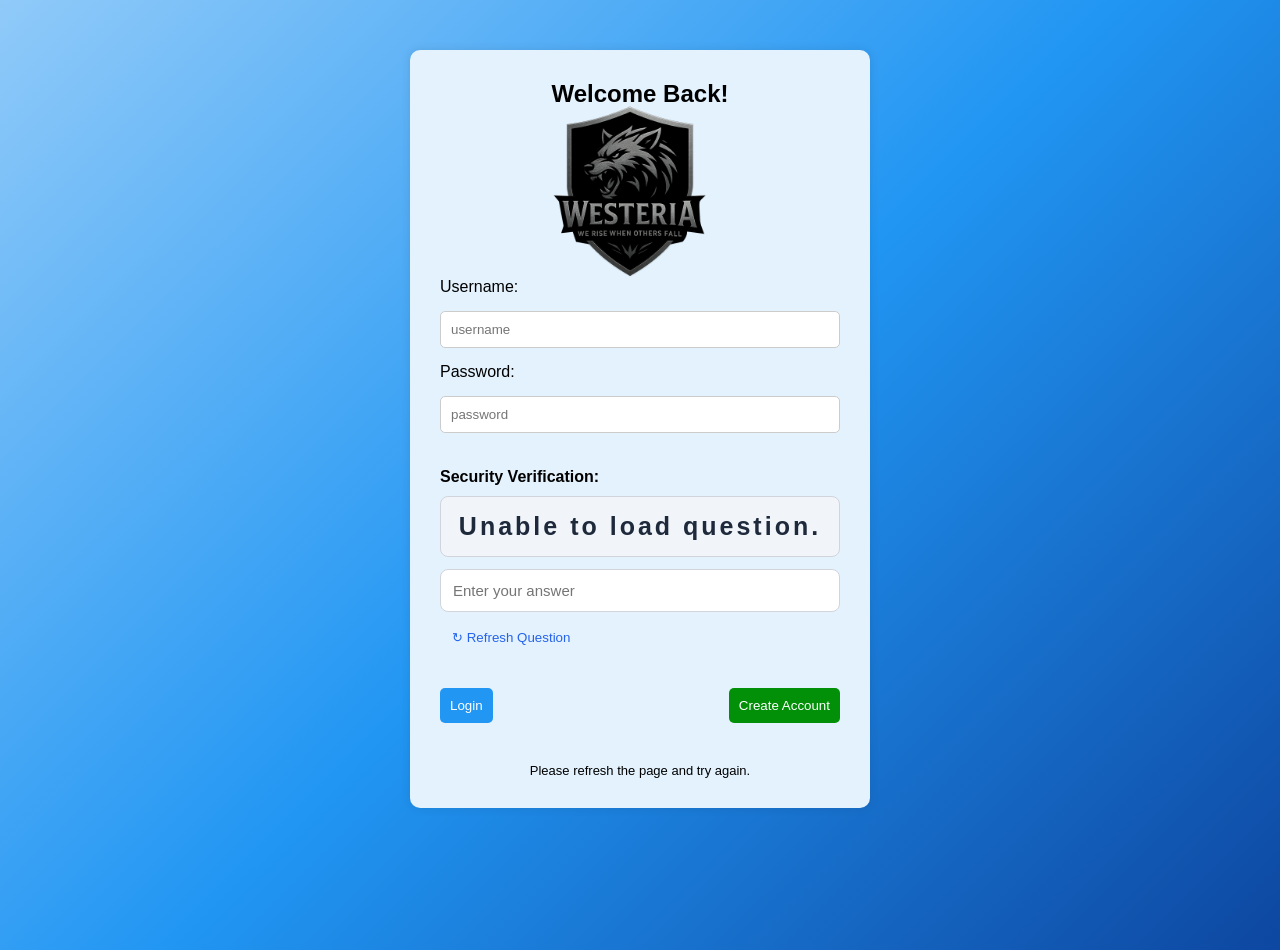
<file: index.html>
<!DOCTYPE html>
<html lang="en">
<head>
    <meta charset="utf-8">
    <title>Westeria Login</title>
    <meta name="description" content="Login to Westeria">
    <meta name="viewport" content="width=device-width, initial-scale=1">

    <link rel="stylesheet" href="style.css">
</head>

<body>

    <section class="form">
        <div class="form-container">

            <div class="welcome">
                <h1>Welcome Back!</h1>
            </div>

            <form
                class="login-form"
                id="loginForm"
                action="process_login.php"
                method="POST"
            >

                <div class="logo">
                    <img
                        src="Westeria Logo with Fierce Wolf Emblem.png"
                        alt="Westeria Logo"
                    >
                </div>

                <label for="username">Username:</label>

                <input
                    type="text"
                    id="username"
                    name="username"
                    placeholder="username"
                    autocomplete="username"
                    required
                >

                <label for="password">Password:</label>

                <input
                    type="password"
                    id="password"
                    name="password"
                    placeholder="password"
                    autocomplete="current-password"
                    required
                >

                <div class="captcha-container">

                    <label for="captcha_answer">
                        Security Verification:
                    </label>

                    <div
                        class="captcha-question"
                        id="captchaQuestion"
                    >
                        Loading question...
                    </div>

                    <input
                        type="number"
                        id="captcha_answer"
                        name="captcha_answer"
                        placeholder="Enter your answer"
                        required
                    >

                    <input
                        type="hidden"
                        id="captcha_token"
                        name="captcha_token"
                    >

                    <button
                        type="button"
                        class="captcha-refresh"
                        id="refreshCaptcha"
                    >
                        ↻ Refresh Question
                    </button>

                </div>

                <div class="button-container">
                    <button type="submit" id="loginButton">
                        Login
                    </button>
                </div>

                <div class="create-account">
                    <button
                        type="button"
                        onclick="window.location.href='form.html'"
                    >
                        Create Account
                    </button>
                </div>

                <p
                    id="captchaMessage"
                    role="alert"
                    aria-live="polite"
                ></p>

            </form>
        </div>
    </section>

    <script>
    const loginForm = document.getElementById("loginForm");
    const loginButton = document.getElementById("loginButton");
    const captchaMessage = document.getElementById("captchaMessage");

    const captchaQuestion = document.getElementById("captchaQuestion");
    const captchaAnswer = document.getElementById("captcha_answer");
    const captchaToken = document.getElementById("captcha_token");

    let captchaSubmitting = false;

    async function generateCaptcha() {

        captchaQuestion.textContent = "Loading question...";
        captchaAnswer.value = "";
        captchaToken.value = "";

        try {

            const response = await fetch(
                "process_login.php?captcha=generate",
                {
                    method: "GET",
                    credentials: "same-origin",
                    cache: "no-store"
                }
            );

            const data = await response.json();

            if (!response.ok || !data.success) {
                throw new Error("CAPTCHA generation failed.");
            }

            captchaQuestion.textContent = data.question;
            captchaToken.value = data.token;

            captchaMessage.textContent = "";

        } catch (error) {

            captchaQuestion.textContent = "Unable to load question.";
            captchaMessage.textContent =
                "Please refresh the page and try again.";

        }
    }

    document.getElementById("refreshCaptcha").addEventListener(
        "click",
        generateCaptcha
    );

    loginForm.addEventListener("submit", function(event) {

        if (!loginForm.reportValidity()) {
            event.preventDefault();
            return;
        }

        if (
            captchaToken.value === "" ||
            captchaAnswer.value === ""
        ) {

            event.preventDefault();

            captchaMessage.textContent =
                "Please complete the security verification.";

            return;
        }

        if (captchaSubmitting) {
            event.preventDefault();
            return;
        }

        captchaSubmitting = true;

        loginButton.disabled = true;
        loginButton.textContent = "Logging in...";

        captchaMessage.textContent = "Verifying your login...";

    });

    const params = new URLSearchParams(window.location.search);

    if (params.get("error") === "blocked") {

        alert("Your account has been blocked.");

    } else if (params.get("error") === "captcha") {

        alert("CAPTCHA verification failed. Please try again.");

    } else if (params.get("error") === "invalid") {

        alert("Invalid username or password.");

    }

    if (params.has("error")) {

        window.history.replaceState(
            {},
            document.title,
            window.location.pathname
        );

    }

    generateCaptcha();

    </script>

</body>
</html>
</file>
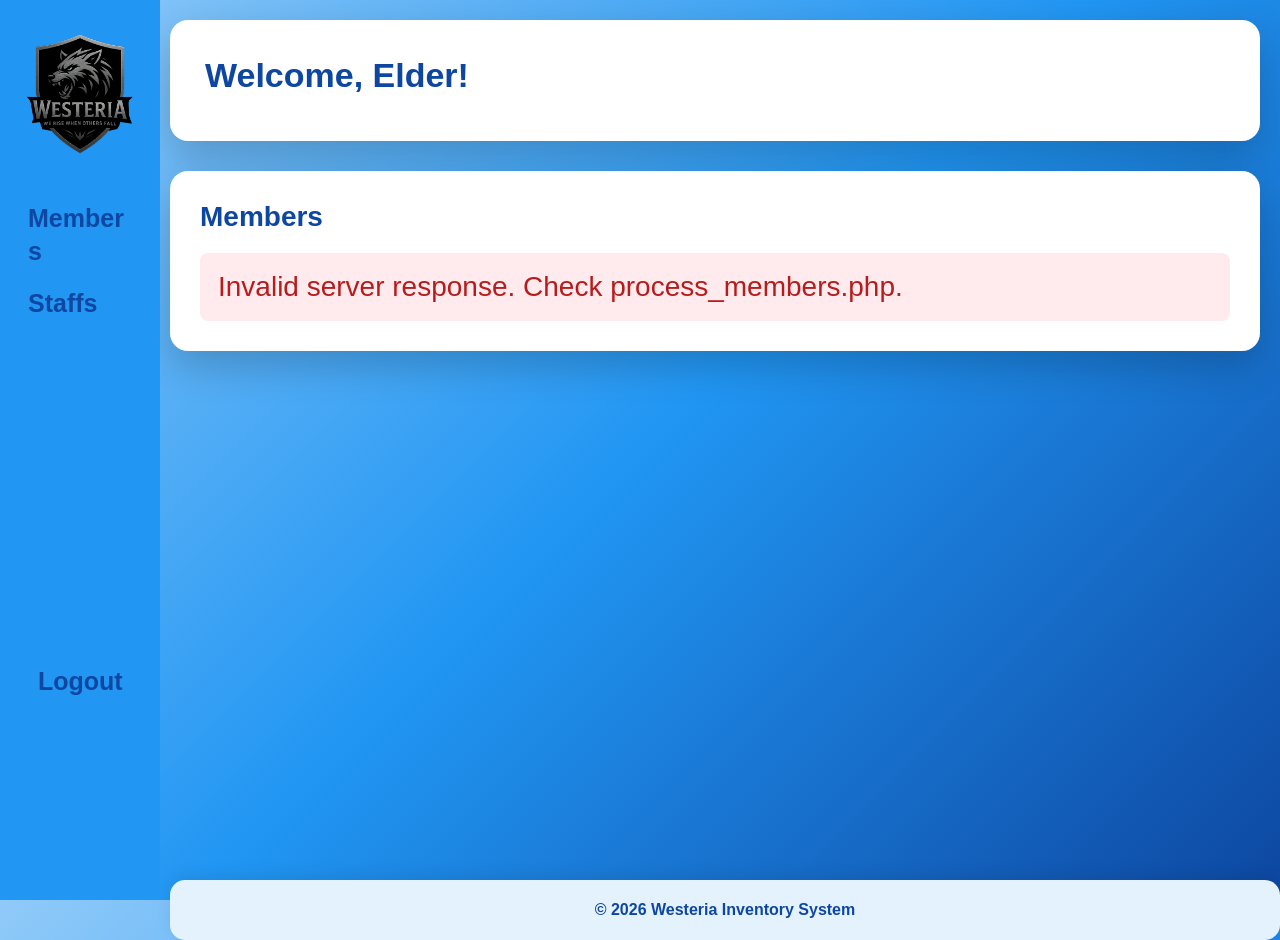
<file: admindash.html>
<!DOCTYPE html>
<html lang="en">
<head>
    <meta charset="UTF-8">
    <meta name="viewport" content="width=device-width, initial-scale=1.0">
    <title>Westerian Dashboard</title>
    <link rel="stylesheet" href="userdash.css">
    <link rel="stylesheet" href="staffdash.css">
</head>
<body>

    <header class="navbar">
    <div class="logo">
        <img src="Westeria Logo with Fierce Wolf Emblem.png" alt="Westeria Logo">
    </div>
        <nav>
            <ul class="nav-links">
                <li><a href="admindash.html">Members</a></li>
                <li><a href="staffacc.html">Staffs</a></li>
                <li class="logout"><a href="index.html">Logout</a></li>
            </ul>
        </nav>
    </header>

    <main class="dashboard">
        <section class="hero">
            <h1>Welcome, Elder!</h1>
        </section>

        <section class="products">
            <div class="members-heading">
                <h2>Members</h2>
            </div>

            <div id="notice" class="notice" role="status"></div>

            <div id="membersList" class="members-list">
                <div class="members-message">Loading members...</div>
            </div>
        </section>
    </main>

    <footer class="footer">
        <p>&copy; 2026 Westeria Inventory System</p>
    </footer>
<script>
        "use strict";

        const membersList = document.getElementById("membersList");
        const notice = document.getElementById("notice");

        let refreshTimer;
        let noticeTimer;
        let isLoading = false;

        function showNotice(message, type) {
            clearTimeout(noticeTimer);
            notice.textContent = message;
            notice.className = "notice " + type;

            noticeTimer = setTimeout(function() {
                notice.className = "notice";
                notice.textContent = "";
            }, 3500);
        }

        async function apiRequest(url, options = {}) {
            const response = await fetch(url, options);
            let data;

            try {
                data = await response.json();
            } catch {
                throw new Error("Invalid server response. Check process_members.php.");
            }

            if (!response.ok || !data.success) {
                throw new Error(data.message || "The request failed.");
            }

            return data;
        }

        function createMemberCard(member) {
            const memberId = Number(member.id);
            const username = String(member.username ?? "Unknown user");
            const isBlocked = Number(member.is_blocked) === 1;

            const card = document.createElement("article");
            card.className = "member-card";

            if (isBlocked) {
                card.classList.add("blocked-card");
            }

            const avatar = document.createElement("div");
            avatar.className = "member-avatar";
            avatar.textContent = username.charAt(0).toUpperCase();

            const info = document.createElement("div");
            info.className = "member-info";

            const name = document.createElement("h3");
            name.textContent = username;

            const status = document.createElement("p");
            status.className = "member-status " + (isBlocked ? "blocked" : "active");
            status.textContent = isBlocked ? "Account Blocked" : "Account Active";

            const button = document.createElement("button");
            button.type = "button";
            button.className = "member-action " + (isBlocked ? "unblock" : "block");
            button.textContent = isBlocked ? "Unblock" : "Block";

            if (!Number.isSafeInteger(memberId) || memberId <= 0) {
                button.disabled = true;
                button.textContent = "Unavailable";
            } else {
                button.addEventListener("click", function() {
                    changeMemberStatus(memberId, username, isBlocked, button);
                });
            }

            info.append(name, status, button);
            card.append(avatar, info);

            return card;
        }

        async function loadMembers(showLoading = false) {
            if (isLoading) {
                return;
            }

            isLoading = true;

            if (showLoading) {
                membersList.replaceChildren();
                const loading = document.createElement("div");
                loading.className = "members-message";
                loading.textContent = "Loading members...";
                membersList.appendChild(loading);
            }

            try {
                const data = await apiRequest("process_members.php", {
                    method: "GET",
                    cache: "no-store"
                });

                if (!Array.isArray(data.members)) {
                    throw new Error("The server returned an invalid member list.");
                }

                const fragment = document.createDocumentFragment();

                data.members.forEach(function(member) {
                    fragment.appendChild(createMemberCard(member));
                });

                if (data.members.length === 0) {
                    const empty = document.createElement("div");
                    empty.className = "members-message";
                    empty.textContent = "No registered members found yet.";
                    fragment.appendChild(empty);
                }

                membersList.replaceChildren(fragment);
            } catch (error) {
                console.error("Member loading error:", error);

                if (membersList.children.length === 0 || showLoading) {
                    const errorMessage = document.createElement("div");
                    errorMessage.className = "members-message error";
                    errorMessage.textContent = error.message;
                    membersList.replaceChildren(errorMessage);
                }
            } finally {
                isLoading = false;
            }
        }

        async function changeMemberStatus(id, username, isBlocked, button) {
            const action = isBlocked ? "unblock" : "block";
            const question = isBlocked
                ? "Are you sure you want to unblock " + username + "?"
                : "Are you sure you want to block " + username + "?";

            if (!confirm(question)) {
                return;
            }

            const originalText = button.textContent;
            button.disabled = true;
            button.textContent = isBlocked ? "Unblocking..." : "Blocking...";

            const formData = new FormData();
            formData.append("action", action);
            formData.append("id", String(id));

            try {
                const data = await apiRequest("process_members.php", {
                    method: "POST",
                    body: formData
                });

                showNotice(data.message, "success");
                await loadMembers();
            } catch (error) {
                showNotice(error.message, "error");
                button.disabled = false;
                button.textContent = originalText;
            }
        }

        loadMembers(true);

        refreshTimer = setInterval(function() {
            loadMembers(false);
        }, 5000);

        window.addEventListener("beforeunload", function() {
            clearInterval(refreshTimer);
            clearTimeout(noticeTimer);
        });
    </script>
</body>
</html>
</file>
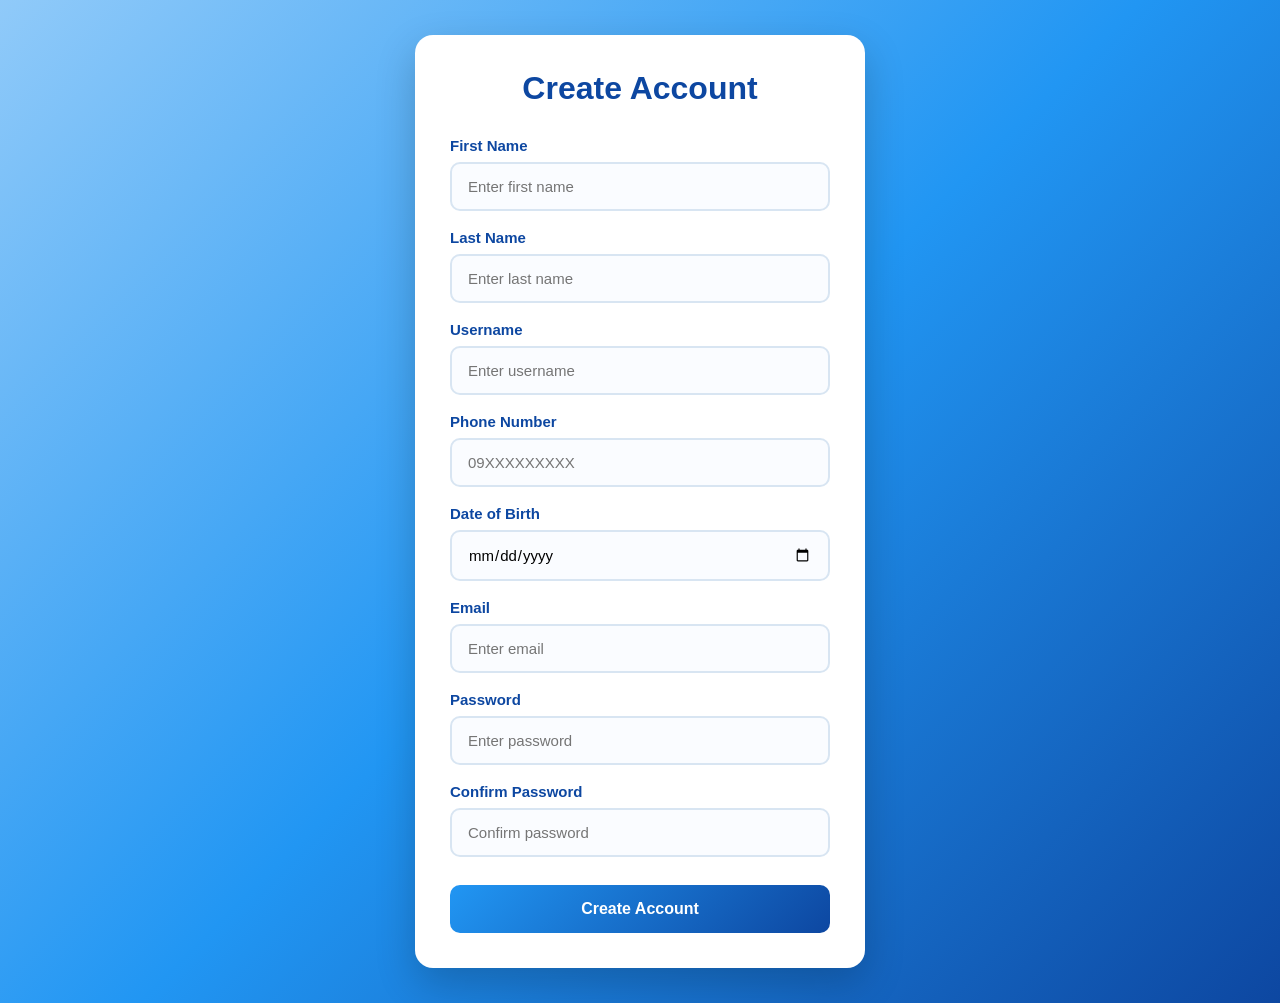
<file: form.html>
<!DOCTYPE html>
<html lang="en">
<head>
    <meta charset="UTF-8">
    <meta name="viewport" content="width=device-width, initial-scale=1.0">
    <title>Create Account</title>
    <link rel="stylesheet" href="form.css">
</head>
<body>

<section class="form">
    <div class="form-container">
        <div class="welcome">
            <h1>Create Account</h1>
        </div>

        <form class="create" id="registerForm" action="form.php" method="POST">

            <div class="form-row">
                <label for="fname">First Name</label>
                <input type="text" id="fname" name="fname" placeholder="Enter first name" required>
            </div>

            <div class="form-row">
                <label for="lname">Last Name</label>
                <input type="text" id="lname" name="lname" placeholder="Enter last name" required>
            </div>

            <div class="form-row">
                <label for="username">Username</label>
                <input type="text" id="username" name="username" placeholder="Enter username" required>
            </div>

            <div class="form-row">
                <label for="phone">Phone Number</label>
                <input type="tel" id="phone" name="phone" placeholder="09XXXXXXXXX" required>
            </div>

            <div class="form-row">
                <label for="dob">Date of Birth</label>
                <input type="date" id="dob" name="dob" required>
            </div>

            <div class="form-row">
                <label for="email">Email</label>
                <input type="email" id="email" name="email" placeholder="Enter email" required>
            </div>

            <div class="form-row">
                <label for="password">Password</label>
                <input type="password" id="password" name="password" placeholder="Enter password" required>
            </div>

            <div class="form-row">
                <label for="confirm_password">Confirm Password</label>
                <input type="password" id="confirm_password" name="confirm_password" placeholder="Confirm password" required>
            </div>

            <div class="button-container">
                <button  type="submit" value="Create Account">Create Account</button>
            </div>

        </form>
    </div>
</section>

</body>
</html>
</file>
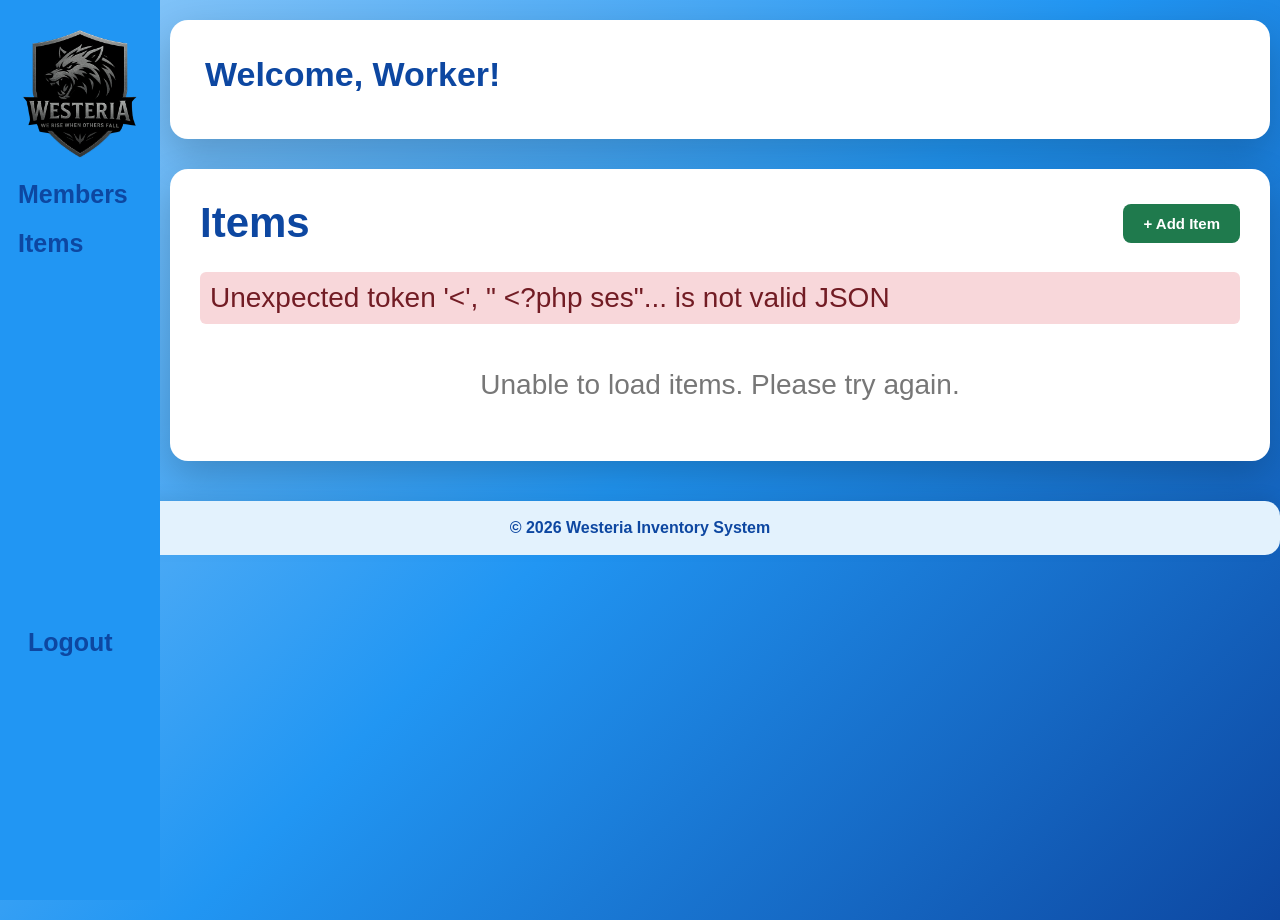
<file: items.html>
<!DOCTYPE html>
<html lang="en">
<head>
    <meta charset="UTF-8">
    <meta name="viewport" content="width=device-width, initial-scale=1.0">
    <title>Westerian Dashboard</title>
    <link rel="stylesheet" href="staffdash.css">
</head>

<body>

    <header class="navbar">
        <div class="logo">
            <img src="Westeria Logo with Fierce Wolf Emblem.png" alt="Westeria Logo">
        </div>

        <nav>
            <ul class="nav-links">
                <li><a href="staffdash.html">Members</a></li>
                <li><a href="items.html">Items</a></li>
                <li class="logout"><a href="index.html">Logout</a></li>
            </ul>
        </nav>
    </header>

    <main class="dashboard">

        <section class="hero">
            <h1>Welcome, Worker!</h1>
        </section>

        <section class="products">

            <div class="items-header">
                <h2>Items</h2>

                <button
                    type="button"
                    class="add-item-btn"
                    onclick="openAddItemModal()">
                    + Add Item
                </button>
            </div>

            <div id="message" class="message"></div>

            <div class="product" id="productList">
                <div class="empty-message">Loading items...</div>
            </div>

        </section>

    </main>

    <footer class="footer">
        <p>&copy; 2026 Westeria Inventory System</p>
    </footer>

    <div class="modal" id="addItemModal">

        <div class="modal-content">

            <div class="modal-header">
                <h2>Add Item</h2>

                <button
                    type="button"
                    class="close-btn"
                    onclick="closeAddItemModal()">
                    &times;
                </button>
            </div>

            <form id="addItemForm" enctype="multipart/form-data">

                <div class="form-group">
                    <label for="itemPicture">Item Picture</label>

                    <input
                        type="file"
                        id="itemPicture"
                        name="picture"
                        accept="image/*"
                        required>
                </div>

                <div class="form-group">
                    <label for="itemName">Item Name</label>

                    <input
                        type="text"
                        id="itemName"
                        name="name"
                        required>
                </div>

                <div class="form-group">
                    <label for="itemPrice">Price</label>

                    <input
                        type="text"
                        id="itemPrice"
                        name="price"
                        placeholder="Example: ₱100.00"
                        required>
                </div>

                <button type="submit" class="save-item-btn">
                    Save Item
                </button>

            </form>

        </div>

    </div>

<script>
"use strict";

const modal = document.getElementById("addItemModal");
const form = document.getElementById("addItemForm");
const productList = document.getElementById("productList");
const message = document.getElementById("message");

let messageTimer;

function openAddItemModal() {
    modal.style.display = "flex";
}

function closeAddItemModal() {
    modal.style.display = "none";
    form.reset();
}

window.addEventListener("click", function(event) {
    if (event.target === modal) {
        closeAddItemModal();
    }
});

function showMessage(text, type) {
    clearTimeout(messageTimer);

    message.textContent = text;
    message.className = "message " + type;
    message.style.display = "block";

    messageTimer = setTimeout(function() {
        message.style.display = "none";
    }, 4000);
}

function escapeHTML(value) {
    const div = document.createElement("div");
    div.textContent = String(value ?? "");
    return div.innerHTML;
}

async function loadItems() {
    productList.innerHTML = `
        <div class="empty-message">Loading items...</div>
    `;

    try {
        const response = await fetch(
            "process_items.php?action=list",
            { cache: "no-store" }
        );

        const data = await response.json();

        if (!response.ok || !data.success) {
            throw new Error(data.message || "Unable to load items.");
        }

        if (!Array.isArray(data.items)) {
            throw new Error("Invalid item list received from server.");
        }

        productList.innerHTML = "";

        if (data.items.length === 0) {
            productList.innerHTML = `
                <div class="empty-message">
                    No items have been added yet.
                </div>
            `;
            return;
        }

        data.items.forEach(function(item) {
            const itemId = Number(item.id);

            console.log("Item received from PHP:", item);
            console.log("Item ID:", item.id);

            const card = document.createElement("div");
            card.className = "product-card";

            const image = document.createElement("img");
            image.src = "data:image/jpeg;base64," + (item.picture || "");
            image.alt = String(item.name ?? "Item");

            const content = document.createElement("div");
            content.className = "product-content";

            const name = document.createElement("p");
            name.className = "category";
            name.textContent = item.name ?? "";

            const price = document.createElement("h3");
            price.textContent = "₱" + String(item.price ?? "");

            content.appendChild(name);
            content.appendChild(price);

            const buttonContainer = document.createElement("div");
            buttonContainer.className = "memberbutton";

            const removeButton = document.createElement("button");
            removeButton.type = "button";
            removeButton.className = "block remove-item-btn";
            removeButton.textContent = "Remove";

            if (!Number.isSafeInteger(itemId) || itemId <= 0) {
                removeButton.disabled = true;
                removeButton.title = "This item has no valid database ID.";
                console.error("Invalid item ID received:", item);
            } else {
                removeButton.addEventListener("click", function() {
                    removeItem(itemId, removeButton);
                });
            }

            buttonContainer.appendChild(removeButton);

            card.appendChild(image);
            card.appendChild(content);
            card.appendChild(buttonContainer);

            productList.appendChild(card);
        });

    } catch (error) {
        console.error("Load items error:", error);

        productList.innerHTML = `
            <div class="empty-message">
                Unable to load items. Please try again.
            </div>
        `;

        showMessage(error.message, "error");
    }
}

form.addEventListener("submit", async function(event) {
    event.preventDefault();

    const submitButton = form.querySelector(
        'button[type="submit"]'
    );

    const formData = new FormData(form);

    submitButton.disabled = true;
    submitButton.textContent = "Saving...";

    try {
        const response = await fetch("process_items.php", {
            method: "POST",
            body: formData
        });

        const data = await response.json();

        if (!response.ok || !data.success) {
            throw new Error(data.message || "Failed to add item.");
        }

        closeAddItemModal();

        showMessage("Item added successfully!", "success");

        await loadItems();

    } catch (error) {
        console.error("Add item error:", error);
        showMessage(error.message, "error");

    } finally {
        submitButton.disabled = false;
        submitButton.textContent = "Save Item";
    }
});

async function removeItem(id, button) {
    if (!Number.isSafeInteger(id) || id <= 0) {
        showMessage("Invalid item ID. Please reload the page.", "error");
        console.error("Invalid ID passed to removeItem:", id);
        return;
    }

    if (!confirm("Are you sure you want to remove this item?")) {
        return;
    }

    const originalText = button.textContent;
    button.disabled = true;
    button.textContent = "Removing...";

    try {
        const formData = new FormData();

        formData.append("action", "remove");
        formData.append("id", String(id));

        console.log("Sending removal request for item ID:", id);

        const response = await fetch("process_items.php", {
            method: "POST",
            body: formData
        });

        const data = await response.json();

        if (!response.ok || !data.success) {
            throw new Error(data.message || "Failed to remove item.");
        }

        showMessage("Item removed successfully!", "success");

        await loadItems();

    } catch (error) {
        console.error("Remove item error:", error);

        showMessage(error.message, "error");

        button.disabled = false;
        button.textContent = originalText;
    }
}

loadItems();

</script>

</body>
</html>
</file>
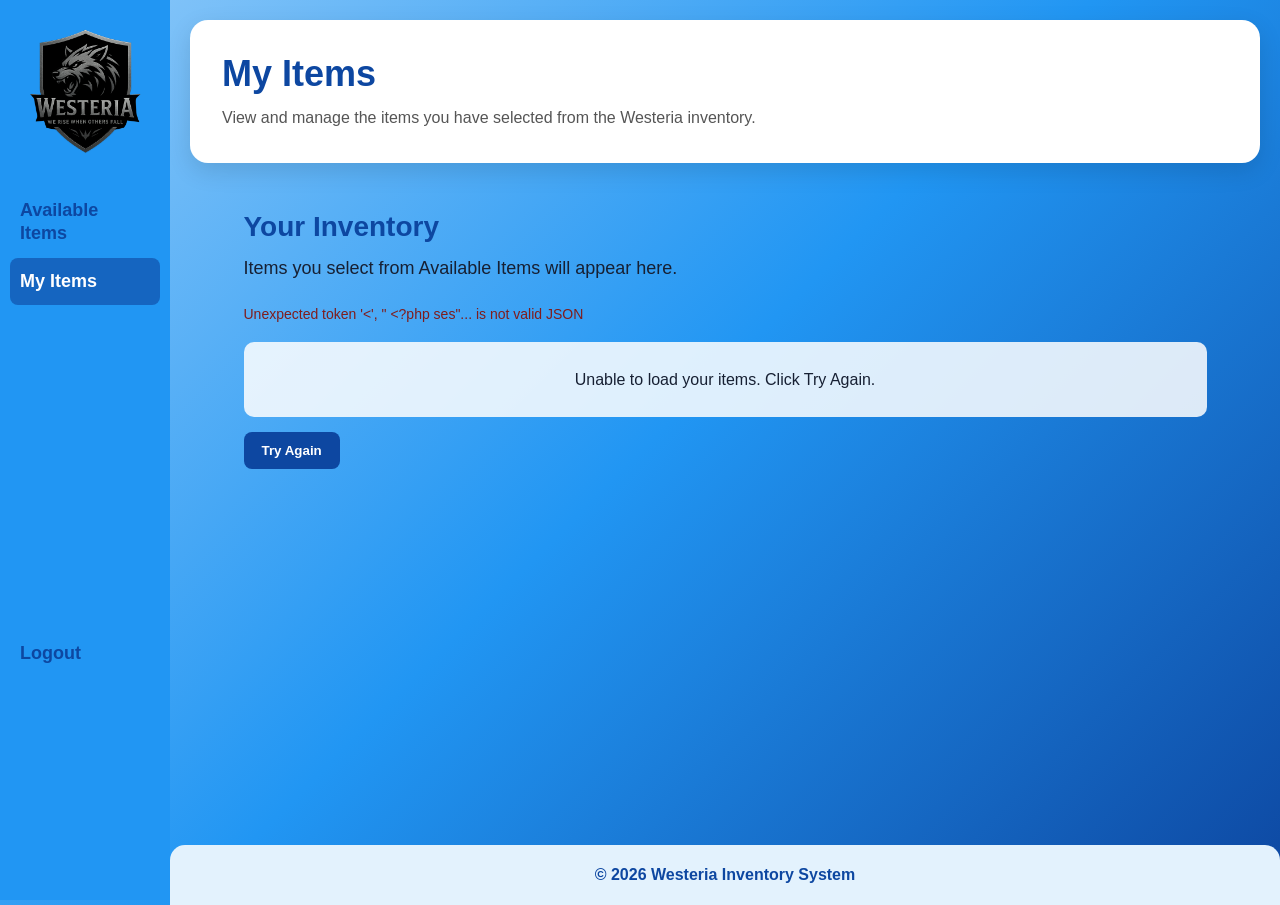
<file: myitems.html>
<!DOCTYPE html>
<html lang="en">
<head>
<meta charset="UTF-8">
<meta name="viewport" content="width=device-width, initial-scale=1.0">
<title>My Items | Westeria</title>
<link rel="stylesheet" href="userdash.css">
</head>
<body>
<header class="navbar">
<div class="logo">
<img src="Westeria Logo with Fierce Wolf Emblem.png" alt="Westeria Logo">
</div>
<nav>
<ul class="nav-links">
<li><a href="userdash.html">Available Items</a></li>
<li><a href="myitems.html" aria-current="page">My Items</a></li>
<li class="logout"><a href="login.html">Logout</a></li>
</ul>
</nav>
</header>
<main class="dashboard">
<section class="hero">
<h1>My Items</h1>
<p>View and manage the items you have selected from the Westeria inventory.</p>
</section>
<section class="myitems-section">
<h2>Your Inventory</h2>
<p class="myitems-description">Items you select from Available Items will appear here.</p>
<div id="myItemsMessage" role="status" aria-live="polite"></div>
<div id="myItemsList" class="myitems-list">
<p class="empty-message">Loading your items...</p>
</div>
<button type="button" id="retryButton" hidden>Try Again</button>
</section>
</main>
<footer class="footer">
<p>&copy; 2026 Westeria Inventory System</p>
</footer>
<script>
"use strict";
const myItemsList = document.getElementById("myItemsList");
const myItemsMessage = document.getElementById("myItemsMessage");
const retryButton = document.getElementById("retryButton");
let isLoading = false;
function formatPrice(value) {
    const cleaned = String(value ?? "").replace(/[₱,\s]/g, "");
    const price = Number(cleaned);
    if (cleaned === "" || !Number.isFinite(price)) return String(value ?? "Price unavailable");
    return price.toLocaleString("en-PH", { style: "currency", currency: "PHP" });
}
function getPicture(picture) {
    if (!picture) return "";
    const value = String(picture).trim();
    if (value.startsWith("data:image/") || value.startsWith("http://") || value.startsWith("https://") || value.startsWith("/") || value.startsWith("./") || value.startsWith("../")) return value;
    return "data:image/jpeg;base64," + value;
}
function createItemCard(item) {
    const card = document.createElement("article");
    card.className = "myitem-card";
    const image = document.createElement("img");
    image.alt = String(item.name || "Inventory item");
    image.loading = "lazy";
    const picture = getPicture(item.picture);
    if (picture) {
        image.src = picture;
        image.addEventListener("error", function() {
            image.removeAttribute("src");
            image.alt = "Picture unavailable";
        });
    } else {
        image.alt = "No picture available";
    }
    const content = document.createElement("div");
    content.className = "myitem-content";
    const name = document.createElement("h3");
    name.textContent = String(item.name || "Unnamed Item");
    const price = document.createElement("p");
    price.className = "myitem-price";
    price.textContent = formatPrice(item.price);
    const status = document.createElement("span");
    status.className = "myitem-status";
    status.textContent = String(item.status || "Selected");
    content.append(name, price, status);
    if (item.date_added) {
        const date = document.createElement("p");
        date.className = "myitem-date";
        date.textContent = "Added: " + String(item.date_added);
        content.appendChild(date);
    }
    card.append(image, content);
    return card;
}
async function loadMyItems() {
    if (isLoading) return;
    isLoading = true;
    retryButton.hidden = true;
    myItemsMessage.textContent = "";
    myItemsList.replaceChildren();
    const loading = document.createElement("p");
    loading.className = "empty-message";
    loading.textContent = "Loading your items...";
    myItemsList.appendChild(loading);
    try {
        const response = await fetch("process_items.php?action=myitems", {
            method: "GET",
            cache: "no-store",
            credentials: "same-origin",
            headers: { "Accept": "application/json" }
        });
        const data = await response.json();
        if (!response.ok || !data.success) throw new Error(data.message || "Unable to load your items.");
        if (!Array.isArray(data.items)) throw new Error("The server returned invalid item data.");
        myItemsList.replaceChildren();
        if (data.items.length === 0) {
            const empty = document.createElement("p");
            empty.className = "empty-message";
            empty.textContent = "You have no selected items yet. Go to Available Items and click Buy It.";
            myItemsList.appendChild(empty);
            return;
        }
        const fragment = document.createDocumentFragment();
        data.items.forEach(function(item) {
            fragment.appendChild(createItemCard(item));
        });
        myItemsList.appendChild(fragment);
    } catch (error) {
        console.error("My Items error:", error);
        myItemsList.replaceChildren();
        const message = document.createElement("p");
        message.className = "empty-message";
        message.textContent = "Unable to load your items. Click Try Again.";
        myItemsList.appendChild(message);
        myItemsMessage.textContent = error.message || "A server error occurred.";
        retryButton.hidden = false;
    } finally {
        isLoading = false;
    }
}
retryButton.addEventListener("click", loadMyItems);
loadMyItems();
</script>
</body>
</html>
</file>
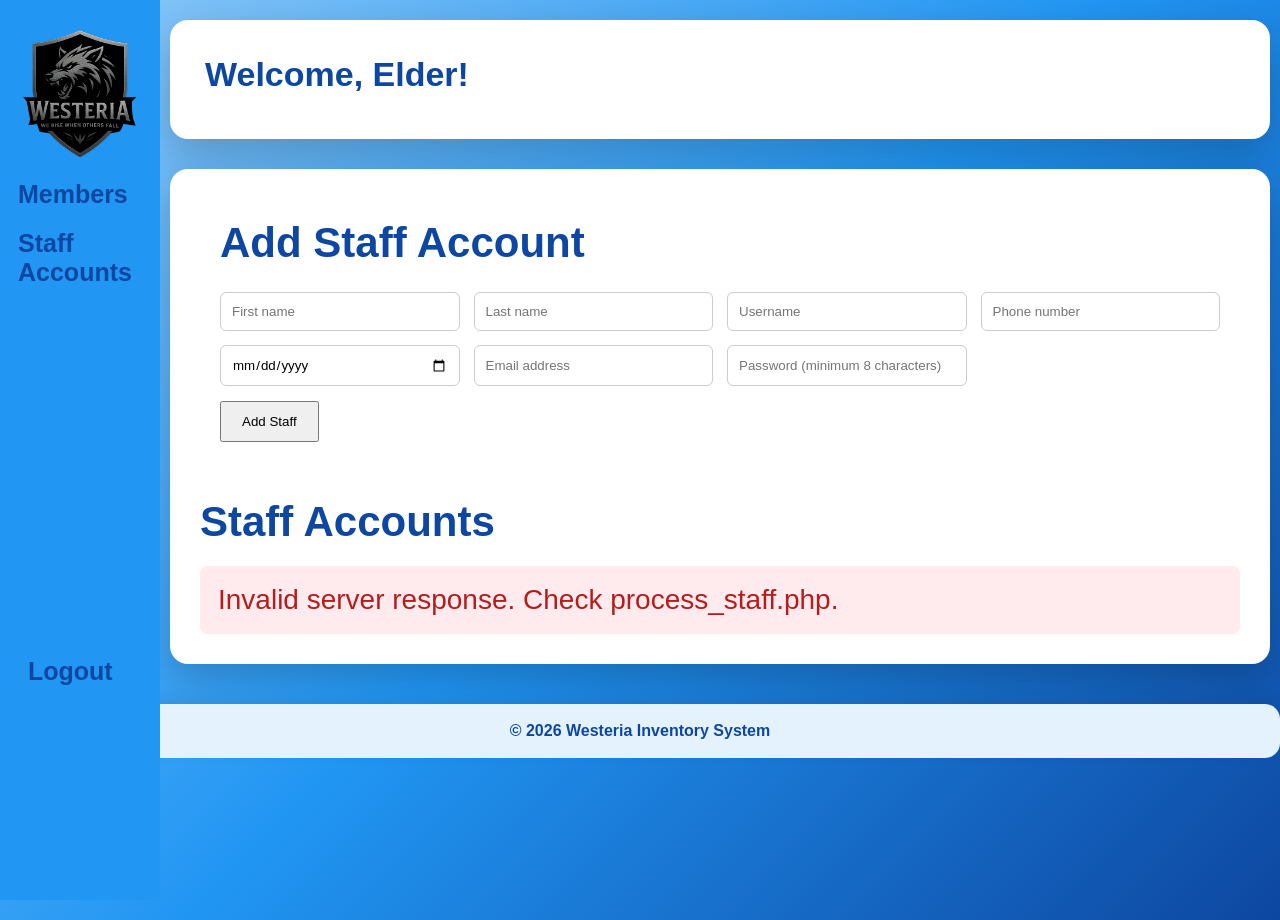
<file: staffacc.html>
<!DOCTYPE html>
<html lang="en">
<head>
    <meta charset="UTF-8">
    <meta name="viewport" content="width=device-width, initial-scale=1.0">
    <title>Westeria Staff Accounts</title>
    <link rel="stylesheet" href="staffdash.css">
    <style>
        .staff-form { background: #fff; padding: 20px; border-radius: 12px; margin-bottom: 24px; }
        .staff-form h2 { margin-top: 0; }
        .staff-form-grid { display: grid; grid-template-columns: repeat(auto-fit, minmax(220px, 1fr)); gap: 14px; }
        .staff-form input { width: 100%; box-sizing: border-box; padding: 11px; border: 1px solid #ccc; border-radius: 6px; }
        .staff-form button { margin-top: 15px; padding: 11px 20px; cursor: pointer; }
        .staff-message { margin: 12px 0; }
        .staff-form button:disabled, .member-action:disabled { opacity: 0.6; cursor: not-allowed; }
    </style>
</head>
<body>
    <header class="navbar">
        <div class="logo">
            <img src="Westeria Logo with Fierce Wolf Emblem.png" alt="Westeria Logo">
        </div>
        <nav>
            <ul class="nav-links">
                <li><a href="admindash.html">Members</a></li>
                <li><a href="staffacc.html">Staff Accounts</a></li>
                <li class="logout"><a href="index.html">Logout</a></li>
            </ul>
        </nav>
    </header>
    <main class="dashboard">
        <section class="hero">
            <h1>Welcome, Elder!</h1>
        </section>
        <section class="products">
            <div class="staff-form">
                <h2>Add Staff Account</h2>
                <form id="staffForm">
                    <div class="staff-form-grid">
                        <input type="text" name="fname" placeholder="First name" maxlength="100" required>
                        <input type="text" name="lname" placeholder="Last name" maxlength="100" required>
                        <input type="text" name="username" placeholder="Username" maxlength="100" required>
                        <input type="tel" name="phone" placeholder="Phone number" maxlength="30" required>
                        <input type="date" name="dob" aria-label="Date of birth" required>
                        <input type="email" name="email" placeholder="Email address" maxlength="255" required>
                        <input type="password" name="password" placeholder="Password (minimum 8 characters)" minlength="8" autocomplete="new-password" required>
                    </div>
                    <button type="submit" id="addStaffButton">Add Staff</button>
                    <p id="formNotice" class="staff-message" role="status"></p>
                </form>
            </div>
            <div class="members-heading">
                <h2>Staff Accounts</h2>
            </div>
            <div id="notice" class="notice" role="status"></div>
            <div id="staffList" class="members-list">
                <div class="members-message">Loading staff accounts...</div>
            </div>
        </section>
    </main>
    <footer class="footer">
        <p>&copy; 2026 Westeria Inventory System</p>
    </footer>
    <script>
        "use strict";
        const staffList = document.getElementById("staffList");
        const notice = document.getElementById("notice");
        const staffForm = document.getElementById("staffForm");
        const formNotice = document.getElementById("formNotice");
        const addButton = document.getElementById("addStaffButton");
        let isLoading = false;
        let refreshTimer;
        let noticeTimer;
        async function apiRequest(options = {}) {
            const response = await fetch("process_staff.php", {
                ...options,
                credentials: "same-origin",
                cache: "no-store"
            });
            let data;
            try {
                data = await response.json();
            } catch {
                throw new Error("Invalid server response. Check process_staff.php.");
            }
            if (!response.ok || !data.success) {
                if (response.status === 403) {
                    throw new Error(data.message || "Admin access denied. Log in using your Elder account.");
                }
                throw new Error(data.message || "The request failed.");
            }
            return data;
        }
        function showNotice(message, type) {
            clearTimeout(noticeTimer);
            notice.textContent = message;
            notice.className = "notice " + type;
            noticeTimer = setTimeout(function() {
                notice.textContent = "";
                notice.className = "notice";
            }, 4000);
        }
        function createStaffCard(staff) {
            const id = Number(staff.id);
            const username = String(staff.username ?? "Unknown user");
            const fullName = [staff.fname, staff.lname].filter(Boolean).join(" ");
            const blocked = Number(staff.is_blocked) === 1;
            const card = document.createElement("article");
            card.className = "member-card" + (blocked ? " blocked-card" : "");
            const avatar = document.createElement("div");
            avatar.className = "member-avatar";
            avatar.textContent = username.charAt(0).toUpperCase();
            const info = document.createElement("div");
            info.className = "member-info";
            const name = document.createElement("h3");
            name.textContent = fullName ? fullName + " (" + username + ")" : username;
            const status = document.createElement("p");
            status.className = "member-status " + (blocked ? "blocked" : "active");
            status.textContent = blocked ? "Account Blocked" : "Account Active";
            const button = document.createElement("button");
            button.type = "button";
            button.className = "member-action " + (blocked ? "unblock" : "block");
            button.textContent = blocked ? "Unblock" : "Block";
            button.disabled = !Number.isSafeInteger(id) || id <= 0;
            button.addEventListener("click", function() {
                changeStaffStatus(id, username, blocked, button);
            });
            info.append(name, status, button);
            card.append(avatar, info);
            return card;
        }
        async function loadStaff(showLoading = false) {
            if (isLoading) return;
            isLoading = true;
            if (showLoading) {
                const loading = document.createElement("div");
                loading.className = "members-message";
                loading.textContent = "Loading staff accounts...";
                staffList.replaceChildren(loading);
            }
            try {
                const data = await apiRequest({ method: "GET" });
                if (!Array.isArray(data.staff)) {
                    throw new Error("The server returned an invalid staff list.");
                }
                const fragment = document.createDocumentFragment();
                data.staff.forEach(function(staff) {
                    fragment.appendChild(createStaffCard(staff));
                });
                if (data.staff.length === 0) {
                    const empty = document.createElement("div");
                    empty.className = "members-message";
                    empty.textContent = "No staff accounts found.";
                    fragment.appendChild(empty);
                }
                staffList.replaceChildren(fragment);
            } catch (error) {
                const message = document.createElement("div");
                message.className = "members-message error";
                message.textContent = error.message;
                staffList.replaceChildren(message);
            } finally {
                isLoading = false;
            }
        }
        async function changeStaffStatus(id, username, blocked, button) {
            const action = blocked ? "unblock_staff" : "block_staff";
            const question = blocked
                ? "Are you sure you want to unblock staff account " + username + "?"
                : "Are you sure you want to block staff account " + username + "?";
            if (!confirm(question)) return;
            const oldText = button.textContent;
            button.disabled = true;
            button.textContent = blocked ? "Unblocking..." : "Blocking...";
            const form = new FormData();
            form.append("action", action);
            form.append("id", String(id));
            try {
                const data = await apiRequest({ method: "POST", body: form });
                showNotice(data.message, "success");
                await loadStaff(true);
            } catch (error) {
                showNotice(error.message, "error");
                button.disabled = false;
                button.textContent = oldText;
            }
        }
        staffForm.addEventListener("submit", async function(event) {
            event.preventDefault();
            formNotice.textContent = "";
            addButton.disabled = true;
            addButton.textContent = "Adding...";
            try {
                const form = new FormData(staffForm);
                form.append("action", "add_staff");
                const data = await apiRequest({ method: "POST", body: form });
                staffForm.reset();
                formNotice.textContent = data.message;
                formNotice.style.color = "green";
                await loadStaff(true);
            } catch (error) {
                formNotice.textContent = error.message;
                formNotice.style.color = "red";
            } finally {
                addButton.disabled = false;
                addButton.textContent = "Add Staff";
            }
        });
        loadStaff(true);
        refreshTimer = setInterval(function() {
            loadStaff(false);
        }, 5000);
        window.addEventListener("beforeunload", function() {
            clearInterval(refreshTimer);
            clearTimeout(noticeTimer);
        });
    </script>
</body>
</html>
</file>
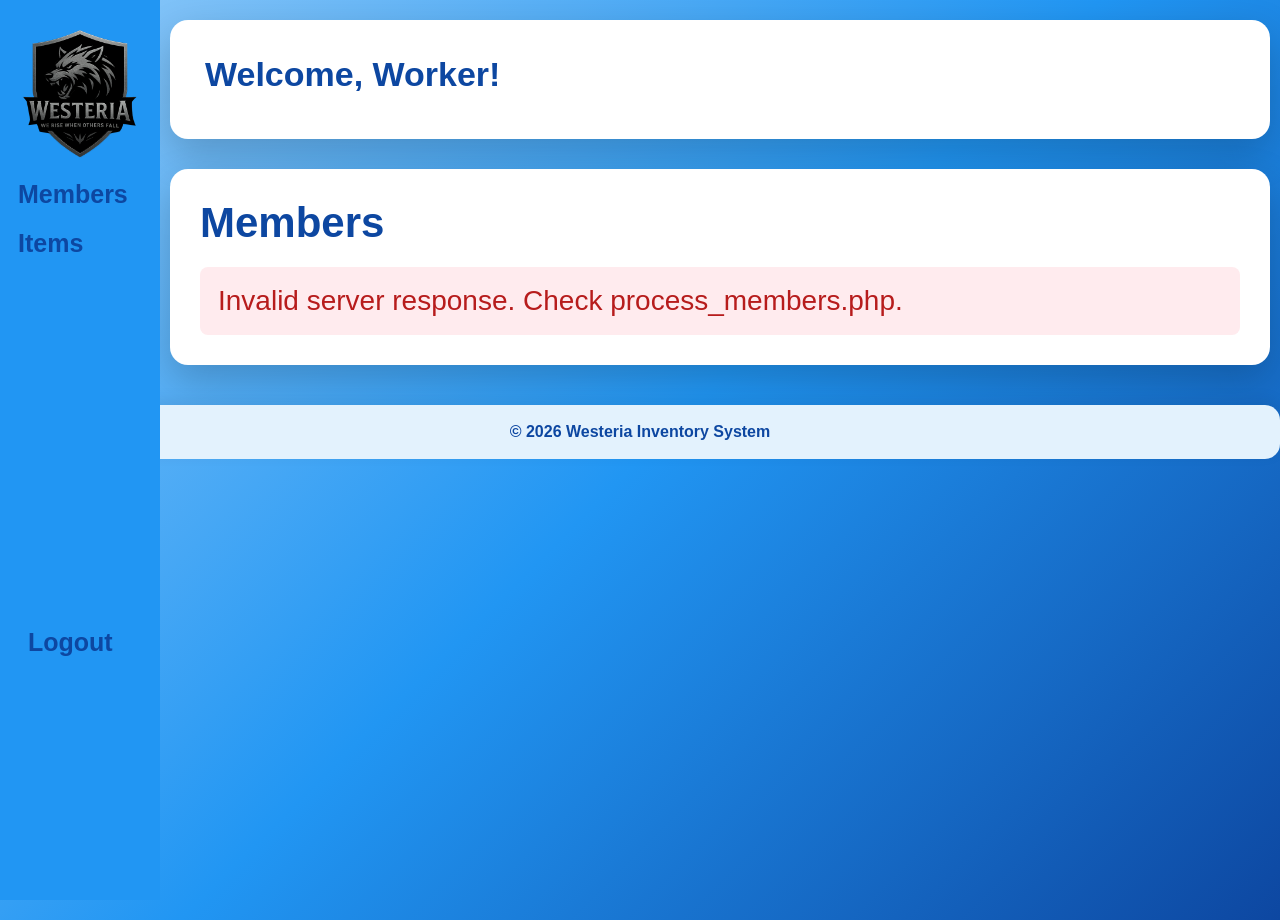
<file: staffdash.html>
<!DOCTYPE html>
<html lang="en">
<head>
    <meta charset="UTF-8">
    <meta name="viewport" content="width=device-width, initial-scale=1.0">
    <title>Westerian Dashboard</title>
    <link rel="stylesheet" href="staffdash.css">
    
</head>
<body>

    <header class="navbar">
        <div class="logo">
            <img src="Westeria Logo with Fierce Wolf Emblem.png" alt="Westeria Logo">
        </div>

        <nav>
            <ul class="nav-links">
                <li><a href="staffdash.html">Members</a></li>
                <li><a href="items.html">Items</a></li>
                <li class="logout"><a href="index.html">Logout</a></li>
            </ul>
        </nav>
    </header>

    <main class="dashboard">
        <section class="hero">
            <h1>Welcome, Worker!</h1>
        </section>

        <section class="products">
            <div class="members-heading">
                <h2>Members</h2>
            </div>

            <div id="notice" class="notice" role="status"></div>

            <div id="membersList" class="members-list">
                <div class="members-message">Loading members...</div>
            </div>
        </section>
    </main>

    <footer class="footer">
        <p>&copy; 2026 Westeria Inventory System</p>
    </footer>

    <script>
        "use strict";

        const membersList = document.getElementById("membersList");
        const notice = document.getElementById("notice");

        let refreshTimer;
        let noticeTimer;
        let isLoading = false;

        function showNotice(message, type) {
            clearTimeout(noticeTimer);
            notice.textContent = message;
            notice.className = "notice " + type;

            noticeTimer = setTimeout(function() {
                notice.className = "notice";
                notice.textContent = "";
            }, 3500);
        }

        async function apiRequest(url, options = {}) {
            const response = await fetch(url, options);
            let data;

            try {
                data = await response.json();
            } catch {
                throw new Error("Invalid server response. Check process_members.php.");
            }

            if (!response.ok || !data.success) {
                throw new Error(data.message || "The request failed.");
            }

            return data;
        }

        function createMemberCard(member) {
            const memberId = Number(member.id);
            const username = String(member.username ?? "Unknown user");
            const isBlocked = Number(member.is_blocked) === 1;

            const card = document.createElement("article");
            card.className = "member-card";

            if (isBlocked) {
                card.classList.add("blocked-card");
            }

            const avatar = document.createElement("div");
            avatar.className = "member-avatar";
            avatar.textContent = username.charAt(0).toUpperCase();

            const info = document.createElement("div");
            info.className = "member-info";

            const name = document.createElement("h3");
            name.textContent = username;

            const status = document.createElement("p");
            status.className = "member-status " + (isBlocked ? "blocked" : "active");
            status.textContent = isBlocked ? "Account Blocked" : "Account Active";

            const button = document.createElement("button");
            button.type = "button";
            button.className = "member-action " + (isBlocked ? "unblock" : "block");
            button.textContent = isBlocked ? "Unblock" : "Block";

            if (!Number.isSafeInteger(memberId) || memberId <= 0) {
                button.disabled = true;
                button.textContent = "Unavailable";
            } else {
                button.addEventListener("click", function() {
                    changeMemberStatus(memberId, username, isBlocked, button);
                });
            }

            info.append(name, status, button);
            card.append(avatar, info);

            return card;
        }

        async function loadMembers(showLoading = false) {
            if (isLoading) {
                return;
            }

            isLoading = true;

            if (showLoading) {
                membersList.replaceChildren();
                const loading = document.createElement("div");
                loading.className = "members-message";
                loading.textContent = "Loading members...";
                membersList.appendChild(loading);
            }

            try {
                const data = await apiRequest("process_members.php", {
                    method: "GET",
                    cache: "no-store"
                });

                if (!Array.isArray(data.members)) {
                    throw new Error("The server returned an invalid member list.");
                }

                const fragment = document.createDocumentFragment();

                data.members.forEach(function(member) {
                    fragment.appendChild(createMemberCard(member));
                });

                if (data.members.length === 0) {
                    const empty = document.createElement("div");
                    empty.className = "members-message";
                    empty.textContent = "No registered members found yet.";
                    fragment.appendChild(empty);
                }

                membersList.replaceChildren(fragment);
            } catch (error) {
                console.error("Member loading error:", error);

                if (membersList.children.length === 0 || showLoading) {
                    const errorMessage = document.createElement("div");
                    errorMessage.className = "members-message error";
                    errorMessage.textContent = error.message;
                    membersList.replaceChildren(errorMessage);
                }
            } finally {
                isLoading = false;
            }
        }

        async function changeMemberStatus(id, username, isBlocked, button) {
            const action = isBlocked ? "unblock" : "block";
            const question = isBlocked
                ? "Are you sure you want to unblock " + username + "?"
                : "Are you sure you want to block " + username + "?";

            if (!confirm(question)) {
                return;
            }

            const originalText = button.textContent;
            button.disabled = true;
            button.textContent = isBlocked ? "Unblocking..." : "Blocking...";

            const formData = new FormData();
            formData.append("action", action);
            formData.append("id", String(id));

            try {
                const data = await apiRequest("process_members.php", {
                    method: "POST",
                    body: formData
                });

                showNotice(data.message, "success");
                await loadMembers();
            } catch (error) {
                showNotice(error.message, "error");
                button.disabled = false;
                button.textContent = originalText;
            }
        }

        loadMembers(true);

        refreshTimer = setInterval(function() {
            loadMembers(false);
        }, 5000);

        window.addEventListener("beforeunload", function() {
            clearInterval(refreshTimer);
            clearTimeout(noticeTimer);
        });
    </script>

</body>
</html>
</file>
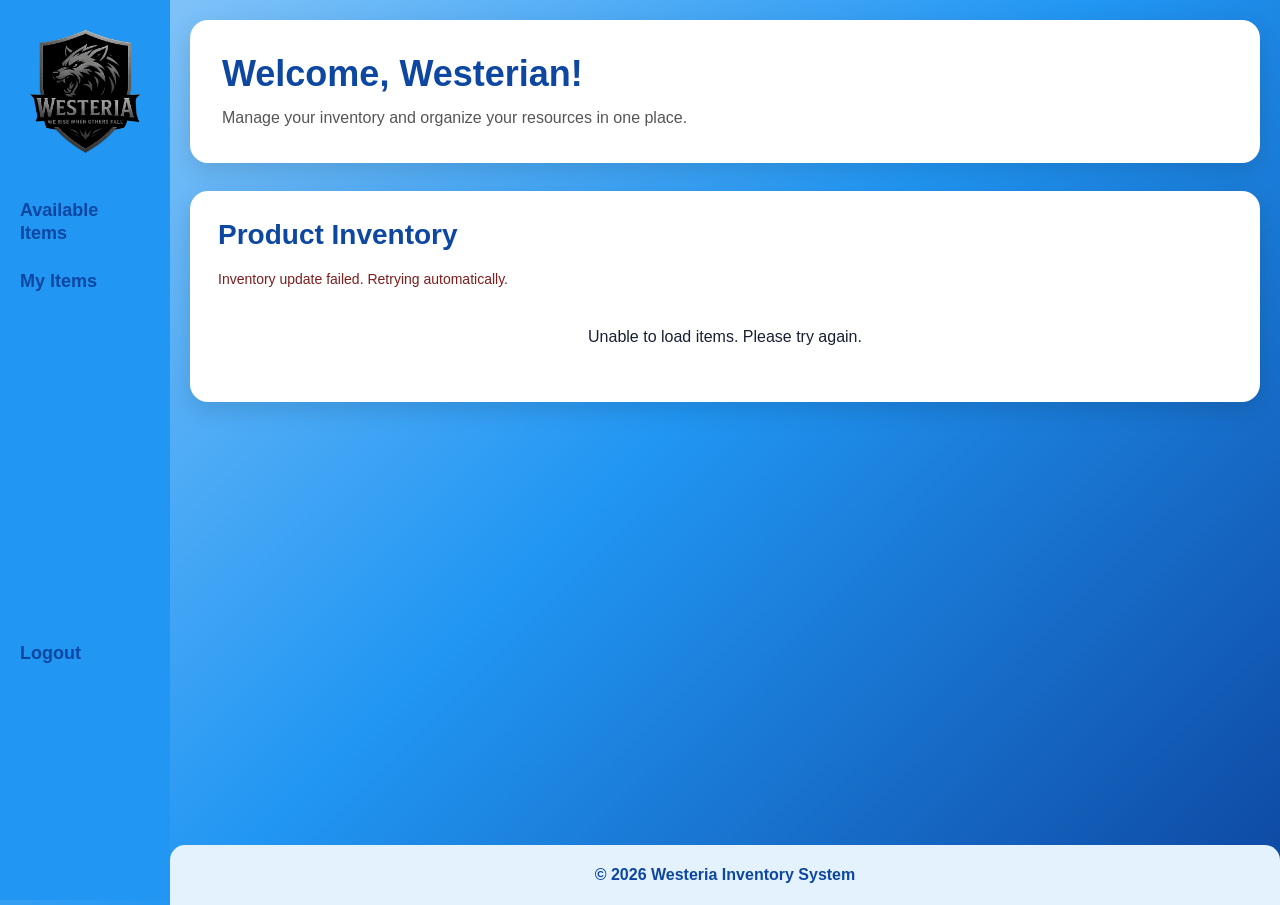
<file: userdash.html>
<!DOCTYPE html>
<html lang="en">
<head>
    <meta charset="UTF-8">
    <meta name="viewport" content="width=device-width, initial-scale=1.0">

    <title>Westerian Dashboard</title>

    <link rel="stylesheet" href="userdash.css">

</head>

<body>

    <header class="navbar">
        <div class="logo">
            <img
                src="Westeria Logo with Fierce Wolf Emblem.png"
                alt="Westeria Logo"
            >
        </div>

        <nav>
            <ul class="nav-links">
                <li><a href="userdash.html">Available Items</a></li>
                <li><a href="myitems.html">My Items</a></li>
                <li class="logout"><a href="index.html">Logout</a></li>
            </ul>
        </nav>
    </header>

    <main class="dashboard">

        <section class="hero">
            <h1>Welcome, Westerian!</h1>
            <p>Manage your inventory and organize your resources in one place.</p>
        </section>

        <section class="products">

            <h2>Product Inventory</h2>

            <div
                id="inventoryMessage"
                role="status"
                aria-live="polite"
            ></div>

            <div class="product" id="productList">
                <div class="empty-message">Loading items...</div>
            </div>

        </section>

    </main>

    <footer class="footer">
        <p>&copy; 2026 Westeria Inventory System</p>
    </footer>

    <script>
        "use strict";

        const productList = document.getElementById("productList");
        const inventoryMessage = document.getElementById("inventoryMessage");

        let refreshTimer;
        let isLoading = false;
        let isFirstLoad = true;

        
async function buyItem(item, button) {
    if (!item.id) {
        alert("Invalid item ID.");
        return;
    }
    if (!confirm("Do you want to add " + String(item.name || "this item") + " to My Items?")) {
        return;
    }
    button.disabled = true;
    button.textContent = "Processing...";
    try {
        const response = await fetch("process_items.php?action=buy", {
            method: "POST",
            cache: "no-store",
            credentials: "same-origin",
            headers: {
                "Content-Type": "application/json",
                "Accept": "application/json"
            },
            body: JSON.stringify({ item_id: item.id })
        });
        const data = await response.json();
        if (!response.ok || !data.success) {
            throw new Error(data.message || "Unable to add item.");
        }
        window.location.href = "myitems.html";
    } catch (error) {
        alert(error.message || "Something went wrong.");
        button.disabled = false;
        button.textContent = "Buy It";
    }
}


        async function loadItems() {
            if (isLoading) {
                return;
            }

            isLoading = true;

            if (isFirstLoad) {
                productList.replaceChildren();

                const loading = document.createElement("div");
                loading.className = "empty-message";
                loading.textContent = "Loading items...";

                productList.appendChild(loading);
            }

            try {
                const response = await fetch(
                    "process_items.php?action=list",
                    {
                        method: "GET",
                        cache: "no-store",
                        credentials: "same-origin"
                    }
                );

                let data;

                try {
                    data = await response.json();
                } catch {
                    throw new Error(
                        "Invalid server response. Check process_items.php."
                    );
                }

                if (!response.ok || !data.success) {
                    throw new Error(
                        data.message || "Unable to load inventory."
                    );
                }

                if (!Array.isArray(data.items)) {
                    throw new Error("Invalid inventory data received.");
                }

                const fragment = document.createDocumentFragment();

                if (data.items.length === 0) {
                    const empty = document.createElement("div");
                    empty.className = "empty-message";
                    empty.textContent = "No items are available yet.";

                    fragment.appendChild(empty);
                }

                data.items.forEach(function(item) {
                    const card = document.createElement("div");
                    card.className = "product-card";

                    const image = document.createElement("img");

                    image.alt = String(item.name || "Inventory item");
                    image.loading = "lazy";

                    if (item.picture) {
                        const picture = String(item.picture);

                        image.src = picture.startsWith("data:image/")
                            ? picture
                            : "data:image/jpeg;base64," + picture;
                    } else {
                        image.alt = "No picture available";
                    }

                    image.addEventListener("error", function() {
                        image.removeAttribute("src");
                        image.alt = "Picture unavailable";
                    });

                    const content = document.createElement("div");
                    content.className = "product-content";

                    const category = document.createElement("p");
                    category.className = "category";
                    category.textContent = "Inventory Item";

                    const name = document.createElement("h3");
                    name.textContent = String(item.name || "Unnamed Item");

                    const price = document.createElement("p");
                    price.className = "item-price";

                    const rawPrice = String(item.price ?? "");

                    price.textContent = rawPrice.startsWith("₱")
                        ? rawPrice
                        : "₱" + rawPrice;

                    // Create the Buy It button.
                    const buyButton = document.createElement("button");
                    buyButton.type = "button";
                    buyButton.className = "buy-button";
                    buyButton.textContent = "Buy It";

                    buyButton.addEventListener("click", function() {
                        buyItem(item, buyButton);
                    });

                    content.append(
                        category,
                        name,
                        price,
                        buyButton
                    );

                    card.append(image, content);
                    fragment.appendChild(card);
                });

                productList.replaceChildren(fragment);

                inventoryMessage.textContent = "";
                isFirstLoad = false;

            } catch (error) {
                console.error("Inventory loading error:", error);

                if (isFirstLoad) {
                    productList.replaceChildren();

                    const errorMessage = document.createElement("div");
                    errorMessage.className = "empty-message";
                    errorMessage.textContent =
                        "Unable to load items. Please try again.";

                    productList.appendChild(errorMessage);
                }

                inventoryMessage.textContent =
                    "Inventory update failed. Retrying automatically.";

            } finally {
                isLoading = false;
            }
        }

        loadItems();

        refreshTimer = setInterval(function() {
            loadItems();
        }, 3000);

        window.addEventListener("beforeunload", function() {
            clearInterval(refreshTimer);
        });
    </script>

</body>
</html>
</file>
<file: style.css>
:root{
    --primary: #fff;
    --second: #E3F2FD;
    --third: #90CAF9;
    --fourth: #2196F3;
    --fifth: #0D47A1;
    --sixth: #029009;

}
*{
    margin: 0;
    padding: 0;
}
body{
    font-family: 'Poppins', sans-serif;
    background:linear-gradient(135deg,#90CAF9,#2196F3,#0D47A1);
    min-height:100vh;
}
.form{
    width: 400px;
    margin: 50px auto;
    background-color: var(--second);
    padding: 30px;
    border-radius: 10px;
    box-shadow: 0 0 10px rgba(0,0,0,0.1);
    float: center;
}
.form-container{
    display: flex;
    flex-direction: column;
    gap: 15px;
}
.login-form{
    display: flex;
    flex-direction: column;
    gap: 15px;
}
.login-form input{
    padding: 10px;
    border: 1px solid #ccc;
    border-radius: 5px;
}
.button-container button{
    display: flex;
    justify-content: space-between;
    align-items: center;
    padding: 10px;
    background-color: var(--fourth);
    color: var(--primary);
    border: none;
    border-radius: 5px;
    cursor: pointer;
}

.create-account button{
    display: flex;
    justify-content: space-between;
    align-items: center;
    padding: 10px;
    background-color: var(--sixth);
    color: var(--primary);
    border: none;
    border-radius: 5px;
    cursor: pointer;
    float: right;
    margin-top: -50px;
}

.welcome{
    text-align: center;
    margin-bottom: 20px;
    
}
.logo{
    display: block;
    margin: 0 auto 20px;
    width: 100px;
    height: 100px;
}
.logo img{
    display: flex;
    justify-content: center;
    width: 200px;
    height:200px;
    justify-content: center;
    margin-left: -60px;
    margin-top: -50px;
}

@media (min-width: 600px) and (max-width: 1024px) {
    .form {
        margin-top: 20px;
     margin-left: 160px;
  font-size: 28px; 
  padding: 0px 10px;
    }

}

@media (max-width: 599px) {
    .form {
        margin-left: 140px;
        padding: 0 15px;
        font-size: 24px;
    }
}


/* =================================
   ADDITION CAPTCHA DESIGN
================================= */

.captcha-container {
    width: 100%;
    margin-top: 20px;
    margin-bottom: 20px;
}

.captcha-container label {
    display: block;
    margin-bottom: 10px;
    font-weight: 600;
}

.captcha-question {
    width: 100%;
    box-sizing: border-box;
    background: #f1f5f9;
    border: 1px solid #d1d5db;
    border-radius: 8px;
    padding: 15px;
    margin-bottom: 12px;
    text-align: center;
    font-size: 25px;
    font-weight: bold;
    letter-spacing: 3px;
    color: #1e293b;
}

.captcha-container input[type="number"] {
    width: 100%;
    box-sizing: border-box;
    padding: 12px;
    border: 1px solid #d1d5db;
    border-radius: 8px;
    font-size: 15px;
}

.captcha-refresh {
    display: block;
    margin-top: 10px;
    padding: 8px 12px;
    background: transparent;
    border: none;
    color: #2563eb;
    cursor: pointer;
}

.captcha-refresh:hover {
    text-decoration: underline;
}

#captchaMessage {
    text-align: center;
    font-size: 13px;
    margin-top: 10px;
}
</file>
<file: userdash.css>
:root {
    --primary: #ffffff;
    --second: #E3F2FD;
    --third: #90CAF9;
    --fourth: #2196F3;
    --fifth: #0D47A1;
    --sixth: #1565C0;
    --text: #172033;
    --muted: #64748b;
    --shadow: 0 8px 25px rgba(0, 0, 0, 0.12);
}
* {
    margin: 0;
    padding: 0;
    box-sizing: border-box;
    font-family: Arial, Helvetica, sans-serif;
}
html {
    min-height: 100%;
    scroll-behavior: smooth;
}
body {
    min-height: 100vh;
    background: linear-gradient(135deg, #90CAF9, #2196F3, #0D47A1);
    color: var(--text);
    overflow-x: hidden;
}
.navbar {
    width: 170px;
    height: 100vh;
    position: fixed;
    z-index: 100;
    top: 0;
    left: 0;
    display: flex;
    flex-direction: column;
    background: var(--fourth);
    padding: 20px 10px;
    overflow-y: auto;
}
.logo {
    width: 100%;
    margin-bottom: 22px;
}
.logo img {
    width: 145px;
    height: 145px;
    max-width: 100%;
    object-fit: contain;
    display: block;
    margin: 0 auto;
}
.navbar nav {
    width: 100%;
}
.nav-links {
    display: flex;
    flex-direction: column;
    list-style: none;
    width: 100%;
    min-height: calc(100vh - 205px);
}
.nav-links li {
    width: 100%;
}
.nav-links a {
    display: block;
    padding: 12px 10px;
    color: var(--fifth);
    font-size: 18px;
    line-height: 1.3;
    font-weight: 700;
    text-decoration: none;
    border-radius: 8px;
    overflow-wrap: anywhere;
    transition: background 0.2s ease, color 0.2s ease;
}
.nav-links a:hover,
.nav-links a[aria-current="page"] {
    color: var(--primary);
    background: var(--sixth);
}
.nav-links .logout {
    margin-top: 300px;
    padding-top: 25px;
}
.dashboard {
    margin-left: 170px;
    width: calc(100% - 170px);
    min-height: calc(100vh - 80px);
    padding: 20px;
    font-size: 16px;
}
.hero {
    background: var(--primary);
    border-radius: 18px;
    padding: 32px;
    box-shadow: var(--shadow);
    margin-bottom: 28px;
}
.hero h1 {
    color: var(--fifth);
    font-size: clamp(28px, 3vw, 36px);
    line-height: 1.2;
    margin-bottom: 10px;
}
.hero p {
    color: #555;
    font-size: 16px;
    line-height: 1.6;
}
.products {
    background: var(--primary);
    border-radius: 18px;
    padding: 28px;
    box-shadow: var(--shadow);
}
.products h2,
.myitems-section h2 {
    color: var(--fifth);
    font-size: 28px;
    margin-bottom: 20px;
}


.product {
    display: grid;
    grid-template-columns: repeat(auto-fill, minmax(210px, 1fr));
    gap: 24px;
    align-items: stretch;
}
.product-card {
    min-width: 0;
    background: var(--second);
    border: 1px solid rgba(13, 71, 161, 0.08);
    border-radius: 15px;
    overflow: hidden;
    box-shadow: 0 4px 12px rgba(0, 0, 0, 0.07);
    transition: transform 0.2s ease, box-shadow 0.2s ease;
}
.product-card:hover {
    transform: translateY(-4px);
    box-shadow: var(--shadow);
}
.product-card img {
    display: block;
    width: 100%;
    height: 200px;
    object-fit: contain;
    padding: 15px;
    background: #f1f5f9;
}
.product-content {
    padding: 18px;
}
.category {
    color: var(--muted);
    font-size: 14px;
    margin-bottom: 8px;
}
.product-content h3 {
    color: var(--fifth);
    font-size: 21px;
    overflow-wrap: anywhere;
}
.item-price {
    color: #111827;
    font-size: 21px;
    font-weight: 700;
    margin-top: 10px;
}
.buy-button {
    display: block;
    width: 100%;
    margin-top: 16px;
    padding: 12px;
    border: none;
    border-radius: 8px;
    background: #183d2b;
    color: white;
    font-size: 15px;
    font-weight: 700;
    cursor: pointer;
    transition: background 0.2s ease;
}
.buy-button:hover {
    background: #276342;
}
.buy-button:disabled {
    opacity: 0.6;
    cursor: not-allowed;
}
.myitems-section {
    padding: 20px 5%;
    min-width: 0;
}
.myitems-section h2 {
    margin-bottom: 12px;
}
.myitems-description {
    margin-bottom: 24px;
    color: var(--text);
    font-size: 18px;
    line-height: 1.5;
}
.myitems-list,
.myitems-grid {
    display: grid;
    grid-template-columns: repeat(auto-fill, minmax(220px, 1fr));
    gap: 24px;
    align-items: stretch;
    width: 100%;
    margin-top: 20px;
}
.myitem-card {
    min-width: 0;
    background: var(--primary);
    border-radius: 14px;
    overflow: hidden;
    box-shadow: 0 4px 14px rgba(0, 0, 0, 0.12);
    transition: transform 0.2s ease, box-shadow 0.2s ease;
}
.myitem-card:hover {
    transform: translateY(-3px);
    box-shadow: var(--shadow);
}
.myitem-card img {
    display: block;
    width: 100%;
    height: 190px;
    object-fit: contain;
    padding: 12px;
    background: #f1f5f9;
}
.myitem-content {
    padding: 18px;
    overflow-wrap: anywhere;
}
.myitem-content h3 {
    color: var(--text);
    font-size: 22px;
    line-height: 1.3;
    margin: 4px 0 10px;
}
.myitem-price {
    color: #111827;
    font-size: 18px;
    font-weight: 700;
    margin: 10px 0;
}
.myitem-status {
    display: inline-block;
    padding: 6px 12px;
    border-radius: 20px;
    background: #e0f2e8;
    color: #166534;
    font-size: 13px;
    margin-top: 5px;
}
.myitem-date {
    font-size: 13px;
    color: var(--muted);
    margin-top: 12px;
    line-height: 1.5;
}
.empty-message {
    grid-column: 1 / -1;
    padding: 25px;
    text-align: center;
    background: rgba(255, 255, 255, 0.85);
    border-radius: 10px;
    color: var(--text);
    line-height: 1.6;
}
#myItemsMessage,
#inventoryMessage {
    margin: 12px 0;
    color: #7f1d1d;
    font-size: 14px;
    overflow-wrap: anywhere;
}
#retryButton {
    padding: 11px 18px;
    margin-top: 15px;
    border: none;
    border-radius: 8px;
    background: var(--fifth);
    color: white;
    font-weight: 700;
    cursor: pointer;
}
#retryButton:hover {
    background: var(--sixth);
}
#retryButton[hidden] {
    display: none;
}
.footer {
    margin: 25px 0 0 170px;
    width: calc(100% - 170px);
    padding: 18px 15px;
    background: var(--second);
    color: var(--fifth);
    text-align: center;
    font-weight: 700;
    line-height: 1.5;
    border-radius: 15px 15px 0 0;
}
@media (min-width: 1200px) {
    .myitems-list,
    .myitems-grid {
        grid-template-columns: repeat(auto-fill, minmax(240px, 1fr));
    }
}
@media (max-width: 768px) {
    .navbar {
        width: 125px;
        padding: 15px 8px;
    }
    .logo img {
        width: 105px;
        height: 105px;
    }
    .nav-links {
        min-height: calc(100vh - 155px);
    }
    .nav-links a {
        font-size: 15px;
        padding: 11px 8px;
    }
    .dashboard {
        margin-left: 125px;
        width: calc(100% - 125px);
        padding: 14px;
    }
    .hero {
        padding: 22px;
    }
    .products {
        padding: 20px;
    }
    .myitems-section {
        padding: 15px 2%;
    }
    .myitems-list,
    .myitems-grid,
    .product {
        grid-template-columns: repeat(auto-fill, minmax(170px, 1fr));
        gap: 15px;
    }
    .footer {
        margin-left: 125px;
        width: calc(100% - 125px);
    }
}
@media (max-width: 480px) {
    .navbar {
        width: 100px;
        padding: 12px 5px;
    }
    .logo img {
        width: 88px;
        height: 88px;
    }
    .nav-links {
        min-height: calc(100vh - 130px);
    }
    .nav-links a {
        font-size: 13px;
        padding: 10px 6px;
    }
    .dashboard {
        margin-left: 100px;
        width: calc(100% - 100px);
        padding: 10px;
    }
    .hero {
        padding: 17px;
        border-radius: 12px;
    }
    .hero h1 {
        font-size: 25px;
    }
    .hero p {
        font-size: 14px;
    }
    .products {
        padding: 15px;
    }
    .products h2,
    .myitems-section h2 {
        font-size: 23px;
    }
    .myitems-section {
        padding: 12px 0;
    }
    .myitems-description {
        font-size: 15px;
    }
    .myitems-list,
    .myitems-grid,
    .product {
        grid-template-columns: 1fr;
    }
    .myitem-card img,
    .product-card img {
        height: 180px;
    }
    .footer {
        margin-left: 100px;
        width: calc(100% - 100px);
        font-size: 12px;
        padding: 14px 8px;
    }
}
</file>
<file: staffdash.css>
:root{
    --primary:#ffffff;
    --second:#E3F2FD;
    --third:#90CAF9;
    --fourth:#2196F3;
    --fifth:#0D47A1;
    --sixth:#1565C0;
}

*{
    margin:0;
    padding:0;
    box-sizing:border-box;
    font-family:Arial, Helvetica, sans-serif;
}

body{
    background:linear-gradient(135deg,#90CAF9,#2196F3,#0D47A1);
    min-height:100vh;
}





.logo img {
    width: 150px;
    height: 150px;
    object-fit: contain;
    display: block;
    align-items: center;
    margin: 0 auto;
}
.navbar{
  height: 100%;
  width: 160px;
  position: fixed;
  z-index: 1;
  top: 0;
  left: 0;
  background: var(--fourth);
  overflow-x: hidden;
  padding-top: 20px;
    
}

.nav-links a {
  padding: 6px 8px 6px 16px;
  text-decoration: none;
  font-size: 25px;
  display: block;
  text-decoration:none;
    color:var(--fifth);
    padding:10px 18px;
    border-radius:8px;
    font-weight:600;
    transition:.3s;
}

.nav-links a:hover {
  color: var(--third);
}

.logout {
    transition:.3s;
    margin-top: 350px;
    width: 150px;
    padding-left: 10px;
    color: var(--primary);
}


.dashboard{
    margin-top: 20px;
     margin-left: 160px;
  font-size: 28px; 
  padding: 0px 10px;
}

.hero{
    background:var(--primary);
    border-radius:18px;
    padding:35px;
    box-shadow:0 15px 40px rgba(0,0,0,.2);
    margin-bottom:30px;
}

.hero h1{
    color:var(--fifth);
    font-size:34px;
    margin-bottom:10px;
}

.hero p{
    color:#555;
    font-size:16px;
}

.products{
    background:var(--primary);
    border-radius:18px;
    padding:30px;
    box-shadow:0 15px 40px rgba(0,0,0,.2);
}

.products h2{
    color:var(--fifth);
    margin-bottom:25px;
}

.product{
    display:flex;
    flex-wrap:wrap;
    gap:25px;
}

.product-card{
    background:var(--second);
    border-radius:15px;
    overflow:hidden;
    transition:.3s;
}

.product-card img{
    width:200px;
    height:200px;
    object-fit:cover;
    padding:20px;
    margin:0 auto;
}

.product-content{
    padding:20px;
    margin-bottom:10px;
}
.memberbutton {
     display: flex; 
     gap: 5px;
     margin-top: 12px; 
    } 

     .memberbutton button { 
        padding: 8px 18px; 
        border: none; 
        border-radius: 5px; 
        font-size: 14px; 
        font-weight: bold; 
        cursor: pointer; 
        transition: 0.2s ease; 
    }

        .block { 
            background-color: #c62828; 
            color: white; 
        }
        
        .block:hover { 
            background-color: #a51f1f; 
        }
        
        .unblock { 
            background-color: #2e7d32; 
            color: white; 
        }
        
 .unblock:hover {
     background-color: #1f5c24; 
    }

.category{
    color:#666;
    font-size:14px;
    margin-bottom:6px;
}

.product-content h3{
    color:var(--fifth);
    font-size:20px;
}
        .items-header {
            display: flex;
            justify-content: space-between;
            align-items: center;
            margin-bottom: 25px;
        }

        .items-header h2 {
            margin: 0;
        }

        .add-item-btn {
            background: #1f7a4d;
            color: white;
            border: none;
            padding: 11px 20px;
            border-radius: 8px;
            font-size: 15px;
            font-weight: bold;
            cursor: pointer;
            transition: 0.2s;
        }

        .add-item-btn:hover {
            background: #155c39;
            transform: translateY(-1px);
        }

        .product {
            display: flex;
            flex-wrap: wrap;
            gap: 20px;
        }

        .modal {
            display: none;
            position: fixed;
            z-index: 1000;
            left: 0;
            top: 0;
            width: 100%;
            height: 100%;
            background: rgba(0, 0, 0, 0.65);

            align-items: center;
            justify-content: center;
        }

        .modal-content {
            background: white;
            width: 90%;
            max-width: 500px;
            border-radius: 12px;
            padding: 25px;
            box-shadow: 0 10px 40px rgba(0,0,0,0.3);
            animation: popup 0.2s ease;
        }

        @keyframes popup {
            from {
                opacity: 0;
                transform: scale(0.9);
            }

            to {
                opacity: 1;
                transform: scale(1);
            }
        }

        .modal-header {
            display: flex;
            justify-content: space-between;
            align-items: center;
            margin-bottom: 20px;
        }

        .modal-header h2 {
            margin: 0;
        }

        .close-btn {
            background: none;
            border: none;
            font-size: 28px;
            cursor: pointer;
            color: #555;
        }

        .form-group {
            margin-bottom: 18px;
        }

        .form-group label {
            display: block;
            margin-bottom: 7px;
            font-weight: bold;
        }

        .form-group input {
            width: 100%;
            box-sizing: border-box;
            padding: 11px;
            border: 1px solid #ccc;
            border-radius: 7px;
            font-size: 15px;
        }

        .save-item-btn {
            width: 100%;
            background: #1f7a4d;
            color: white;
            border: none;
            padding: 12px;
            border-radius: 7px;
            font-size: 16px;
            font-weight: bold;
            cursor: pointer;
        }

        .save-item-btn:hover {
            background: #155c39;
        }

        .product-card {
            width: 220px;
        }

        .product-card img {
            width: 100%;
            height: 180px;
            object-fit: cover;
            border-radius: 8px;
        }

        .empty-message {
            width: 100%;
            text-align: center;
            color: #777;
            padding: 30px;
        }

        .message {
            margin-bottom: 15px;
            padding: 10px;
            border-radius: 6px;
            display: none;
        }

        .success {
            background: #d4edda;
            color: #155724;
        }

        .error {
            background: #f8d7da;
            color: #721c24;
        }



        .members-heading {
            display: flex;
            align-items: center;
            justify-content: space-between;
            gap: 12px;
            margin-bottom: 20px;
        }

        .members-heading h2 {
            margin: 0;
        }

        .refresh-info {
            font-size: 13px;
            color: #666;
        }

        .members-list {
            display: grid;
            grid-template-columns: repeat(auto-fit, minmax(240px, 1fr));
            gap: 20px;
        }

        .member-card {
            display: flex;
            align-items: center;
            gap: 14px;
            padding: 20px;
            border: 1px solid #d9e2ef;
            border-radius: 14px;
            background: #fff;
            box-shadow: 0 4px 12px rgba(0, 0, 0, 0.06);
            transition: background 0.25s, border-color 0.25s;
        }

        .member-card.blocked-card {
            background: #f1f1f1;
            border-color: #c7c7c7;
        }

        .member-avatar {
            display: flex;
            flex-shrink: 0;
            align-items: center;
            justify-content: center;
            width: 48px;
            height: 48px;
            border-radius: 50%;
            background: #2196f3;
            color: #fff;
            font-size: 20px;
            font-weight: bold;
        }

        .blocked-card .member-avatar {
            background: #858585;
        }

        .member-info {
            flex: 1;
            min-width: 0;
        }

        .member-info h3 {
            margin: 0 0 7px;
            overflow-wrap: anywhere;
            font-size: 17px;
        }

        .member-status {
            margin: 0;
            font-size: 13px;
            font-weight: bold;
        }

        .member-status.active {
            color: #168044;
        }

        .member-status.blocked {
            color: #777;
        }

        .member-action {
            margin-top: 12px;
            padding: 9px 16px;
            border: none;
            border-radius: 7px;
            background: #bb0000;
            color: #fff;
            font-weight: bold;
            cursor: pointer;
            transition: background 0.2s, transform 0.2s;
        }

        .member-action:hover {
            background: #ff0000;
            transform: translateY(-1px);
        }

        .member-action.unblock {
            background: #00850b;
            color: #fff;
        }

        .member-action.unblock:hover {
            background: #004c06;
        }

        .member-action:disabled {
            cursor: wait;
            opacity: 0.65;
            transform: none;
        }

        .members-message {
            padding: 18px;
            border-radius: 8px;
            background: #f3f6fa;
            color: #444;
        }

        .members-message.error {
            background: #ffebee;
            color: #b71c1c;
        }

        .notice {
            margin-bottom: 16px;
            padding: 12px 16px;
            border-radius: 8px;
            display: none;
        }

        .notice.success {
            display: block;
            background: #e8f5e9;
            color: #1b5e20;
        }

        .notice.error {
            display: block;
            background: #ffebee;
            color: #b71c1c;
        }

        @media (max-width: 600px) {
            .members-heading {
                align-items: flex-start;
                flex-direction: column;
            }

            .members-list {
                grid-template-columns: 1fr;
            }
        }

        
.footer{
    margin-top:40px;
    background:var(--primary);
    text-align:center;
    padding:18px;
    color:var(--fifth);
    font-weight:600;
    box-shadow:0 -5px 15px rgba(0,0,0,.08);
    background:var(--second);
    border-radius:15px;
    overflow:hidden;
    transition:.3s;
    margin-bottom:-250px;
}
</file>
<file: form.css>
:root{
    --primary:#ffffff;
    --second:#E3F2FD;
    --third:#90CAF9;
    --fourth:#2196F3;
    --fifth:#0D47A1;
    --sixth:#1565C0;
}

*{
    margin:0;
    padding:0;
    box-sizing:border-box;
    font-family:Arial, Helvetica, sans-serif;
}

body{
    min-height:100vh;
    display:flex;
    justify-content:center;
    align-items:center;
    background:linear-gradient(135deg,#90CAF9,#2196F3,#0D47A1);
}

.form{
    width:100%;
    max-width:520px;
    padding:35px;
}

.form-container{
    background:var(--primary);
    border-radius:18px;
    padding:35px;
    box-shadow:0 15px 40px rgba(0,0,0,.2);
}

.welcome{
    text-align:center;
    margin-bottom:30px;
}

.welcome h1{
    color:var(--fifth);
    margin-bottom:8px;
    font-size:32px;
}


.create{
    display:flex;
    flex-direction:column;
    gap:18px;
}

.form-row{
    display:flex;
    flex-direction:column;
    gap:8px;
}

.form-row label{
    color:var(--fifth);
    font-weight:600;
    font-size:15px;
}

.form-row input{
    width:100%;
    padding:14px 16px;
    border:2px solid #d8e5f2;
    border-radius:10px;
    outline:none;
    font-size:15px;
    transition:.3s;
    background:#fafcff;
}


.button-container{
    margin-top:10px;
}

.button-container button{
    width:100%;
    padding:15px;
    border:none;
    border-radius:10px;
    background:linear-gradient(135deg,#2196F3,#0D47A1);
    color:white;
    font-size:16px;
    font-weight:bold;
    cursor:pointer;
    transition:.3s;
}
</file>
